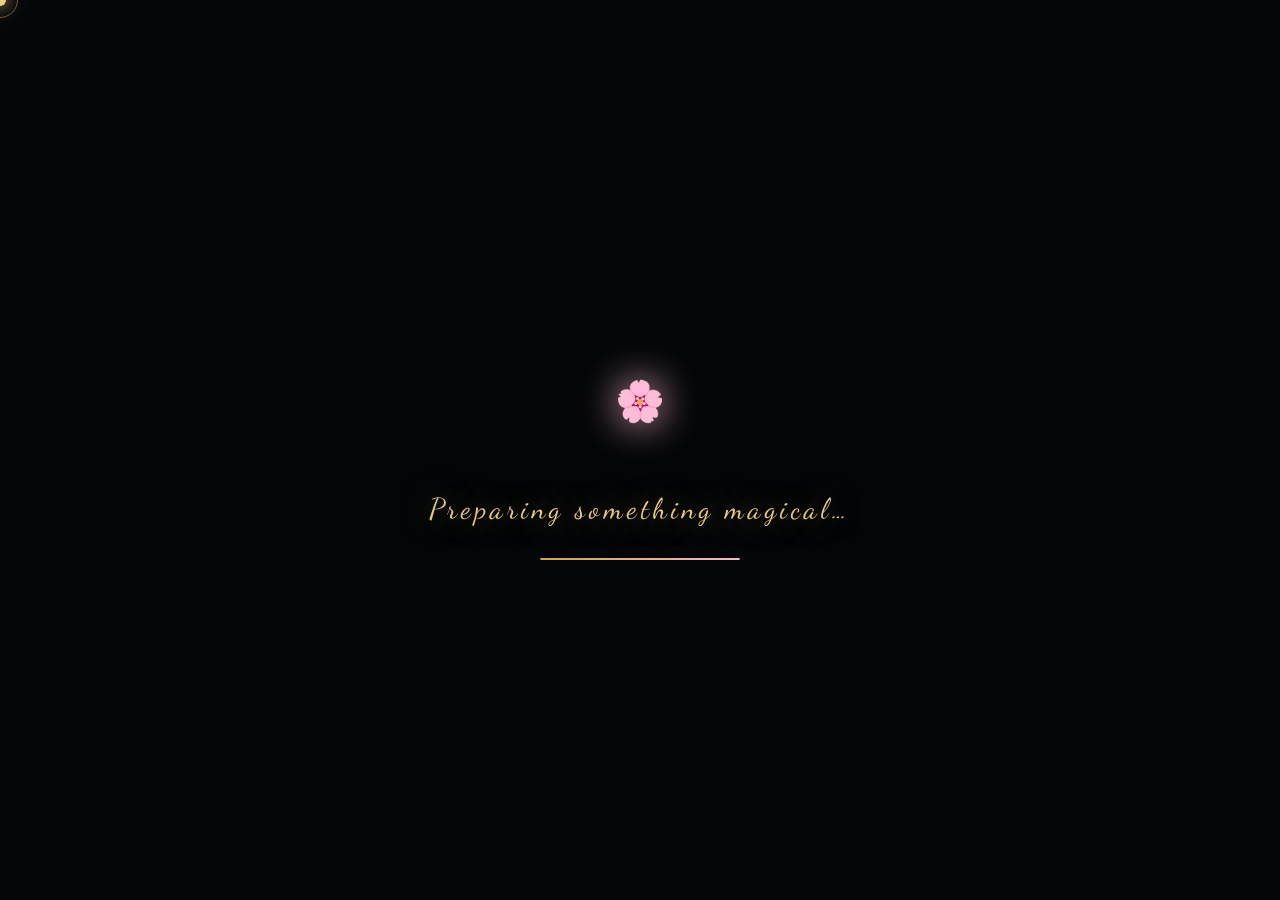
<file: index.html>
<!DOCTYPE html>
<html lang="en">
<head>
  <meta charset="UTF-8"/>
  <meta name="viewport" content="width=device-width, initial-scale=1.0"/>
  <title>Happy Birthday Bhabhi ✨</title>
  <link rel="stylesheet" href="style.css"/>
  <style>
    /* ============================================
       PAGE 1 — LANDING
       Cherry Blossom Tree + Moonlit Sky
       ============================================ */

    body { overflow: hidden; }

    /* ---- HERO SECTION ---- */
    #hero {
      position: relative;
      width: 100vw; height: 100vh;
      display: flex;
      flex-direction: column;
      align-items: center;
      justify-content: center;
      overflow: hidden;
    }

    /* Radial deep blue sky gradient */
    #hero::before {
      content: '';
      position: absolute; inset: 0;
      background:
        radial-gradient(ellipse 80% 60% at 50% 30%, #0e1e3f 0%, #070d1a 50%, #030508 100%);
      z-index: 0;
    }

    /* Moon glow */
    .moon {
      position: absolute;
      top: 8%; right: 18%;
      width: 90px; height: 90px;
      border-radius: 50%;
      background: radial-gradient(circle at 35% 35%, #fff8e7, #f5e190 40%, #c9a84c 80%);
      box-shadow:
        0 0 40px 20px rgba(201,168,76,0.25),
        0 0 100px 60px rgba(201,168,76,0.1),
        0 0 200px 100px rgba(201,168,76,0.06);
      animation: moon-pulse 6s ease-in-out infinite;
      z-index: 2;
    }
    @keyframes moon-pulse {
      0%,100% { box-shadow: 0 0 40px 20px rgba(201,168,76,0.25), 0 0 100px 60px rgba(201,168,76,0.1); }
      50% { box-shadow: 0 0 60px 30px rgba(201,168,76,0.35), 0 0 150px 80px rgba(201,168,76,0.18); }
    }

    /* Floating lanterns */
    .lantern {
      position: absolute;
      width: 18px; height: 26px;
      border-radius: 50% 50% 40% 40%;
      border: 1px solid rgba(201,168,76,0.6);
      z-index: 3;
      animation: float-up var(--dur, 12s) ease-in-out infinite var(--delay, 0s);
    }
    .lantern::before {
      content: '';
      position: absolute;
      inset: 3px;
      border-radius: inherit;
      background: radial-gradient(circle at 40% 35%, rgba(255,220,80,0.9), rgba(201,168,76,0.4));
      box-shadow: 0 0 12px rgba(255,200,60,0.8), 0 0 30px rgba(201,168,76,0.4);
    }
    .lantern::after {
      content: '';
      position: absolute;
      bottom: -6px; left: 50%;
      transform: translateX(-50%);
      width: 1px; height: 8px;
      background: rgba(201,168,76,0.5);
    }
    @keyframes float-up {
      0%   { transform: translateY(0) translateX(0); opacity: 0.9; }
      25%  { transform: translateY(-30vh) translateX(15px); opacity: 1; }
      50%  { transform: translateY(-55vh) translateX(-10px); opacity: 0.8; }
      75%  { transform: translateY(-75vh) translateX(12px); opacity: 0.5; }
      100% { transform: translateY(-95vh) translateX(-5px); opacity: 0; }
    }

    /* SVG Cherry Blossom Tree */
    #tree-container {
      position: absolute;
      bottom: 0;
      left: 50%;
      transform: translateX(-50%);
      width: 700px;
      max-width: 95vw;
      z-index: 4;
    }
    #tree-svg {
      width: 100%;
      height: auto;
      filter: drop-shadow(0 0 30px rgba(244,184,200,0.3));
    }
    /* Swaying branch animation */
    .branch-group {
      transform-origin: 350px 620px;
      animation: sway 6s ease-in-out infinite;
    }
    .branch-group.left { animation-delay: -2s; animation-name: sway-left; }
    @keyframes sway {
      0%,100% { transform: rotate(0deg); }
      50% { transform: rotate(1.5deg); }
    }
    @keyframes sway-left {
      0%,100% { transform: rotate(0deg); }
      50% { transform: rotate(-1.5deg); }
    }

    /* ---- HERO TEXT ---- */
    .hero-content {
      position: relative;
      z-index: 10;
      text-align: center;
      padding: 0 20px;
      margin-top: -80px;
    }

    .tagline {
      font-family: var(--font-body);
      font-weight: 200;
      font-size: clamp(0.7rem, 1.5vw, 0.9rem);
      letter-spacing: 6px;
      text-transform: uppercase;
      color: var(--pink-soft);
      margin-bottom: 16px;
      opacity: 0;
      animation: fade-drop 1s ease forwards 3.5s;
    }

    .main-title {
      font-family: var(--font-display);
      font-size: clamp(2.8rem, 7vw, 6.5rem);
      font-weight: 300;
      line-height: 1.05;
      margin-bottom: 8px;
      opacity: 0;
      animation: fade-drop 1.2s ease forwards 3.8s;
    }
    .main-title em {
      font-style: italic;
      display: block;
      font-size: clamp(3.2rem, 8vw, 7.5rem);
      font-weight: 600;
    }

    .subtitle {
      font-family: var(--font-script);
      font-size: clamp(1.1rem, 2.5vw, 1.6rem);
      color: rgba(248,240,232,0.7);
      font-weight: 400;
      margin: 20px 0 44px;
      line-height: 1.6;
      opacity: 0;
      animation: fade-drop 1s ease forwards 4.2s;
    }

    @keyframes fade-drop {
      from { opacity: 0; transform: translateY(20px); }
      to { opacity: 1; transform: translateY(0); }
    }

    /* Enter button */
    .enter-btn {
      display: inline-flex;
      align-items: center;
      gap: 12px;
      padding: 16px 44px;
      background: transparent;
      border: 1px solid rgba(201,168,76,0.5);
      border-radius: 50px;
      color: var(--gold-light);
      font-family: var(--font-body);
      font-size: 0.85rem;
      font-weight: 300;
      letter-spacing: 4px;
      text-transform: uppercase;
      text-decoration: none;
      cursor: none;
      position: relative;
      overflow: hidden;
      opacity: 0;
      animation: fade-drop 1s ease forwards 4.6s;
      transition: all 0.5s ease;
      box-shadow: 0 0 30px rgba(201,168,76,0.1), inset 0 0 30px rgba(201,168,76,0.03);
    }
    .enter-btn::before {
      content: '';
      position: absolute; inset: 0;
      background: linear-gradient(90deg, transparent, rgba(201,168,76,0.12), transparent);
      transform: translateX(-100%);
      transition: transform 0.6s ease;
    }
    .enter-btn:hover::before { transform: translateX(100%); }
    .enter-btn:hover {
      border-color: var(--gold-light);
      box-shadow: 0 0 50px rgba(201,168,76,0.3), 0 0 100px rgba(201,168,76,0.1);
      color: var(--gold-glow);
      transform: translateY(-3px);
    }
    .enter-btn .arrow {
      width: 20px; height: 1px;
      background: var(--gold-light);
      position: relative;
      transition: width 0.3s ease;
    }
    .enter-btn .arrow::after {
      content: '';
      position: absolute;
      right: 0; top: -3px;
      width: 7px; height: 7px;
      border-right: 1px solid var(--gold-light);
      border-top: 1px solid var(--gold-light);
      transform: rotate(45deg);
    }
    .enter-btn:hover .arrow { width: 32px; }

    /* Scroll indicator */
    .scroll-indicator {
      position: absolute;
      bottom: 32px; left: 50%;
      transform: translateX(-50%);
      z-index: 10;
      display: flex;
      flex-direction: column;
      align-items: center;
      gap: 8px;
      opacity: 0;
      animation: fade-drop 1s ease forwards 5.2s;
    }
    .scroll-indicator span {
      font-size: 0.65rem;
      letter-spacing: 3px;
      text-transform: uppercase;
      color: rgba(248,240,232,0.35);
      font-family: var(--font-body);
      font-weight: 300;
    }
    .scroll-mouse {
      width: 24px; height: 38px;
      border: 1px solid rgba(201,168,76,0.35);
      border-radius: 12px;
      display: flex;
      align-items: flex-start;
      justify-content: center;
      padding-top: 6px;
    }
    .scroll-wheel {
      width: 3px; height: 8px;
      background: var(--gold-light);
      border-radius: 2px;
      animation: scroll-wheel 1.8s ease-in-out infinite;
      box-shadow: 0 0 6px var(--gold-light);
    }
    @keyframes scroll-wheel {
      0% { transform: translateY(0); opacity: 1; }
      80% { transform: translateY(14px); opacity: 0; }
      100% { transform: translateY(0); opacity: 0; }
    }

    /* Sparkle particles */
    .sparkle {
      position: absolute;
      pointer-events: none;
      z-index: 8;
      font-size: 1rem;
      animation: sparkle-float var(--s-dur, 4s) ease-in-out infinite var(--s-delay, 0s);
      color: var(--gold-light);
      text-shadow: 0 0 10px var(--gold-glow);
    }
    @keyframes sparkle-float {
      0%,100% { transform: translate(0,0) scale(1); opacity: 0.6; }
      25% { transform: translate(10px,-15px) scale(1.2); opacity: 1; }
      50% { transform: translate(-8px,-25px) scale(0.9); opacity: 0.8; }
      75% { transform: translate(12px,-10px) scale(1.1); opacity: 0.9; }
    }

    /* ---- RESPONSIVE ---- */
    @media (max-width: 600px) {
      .moon { width: 60px; height: 60px; top: 6%; right: 10%; }
      #tree-container { width: 100vw; }
      .hero-content { margin-top: -40px; }
    }
  </style>
</head>
<body>
  <!-- Loading Screen -->
  <div id="loading-screen">
    <div class="loading-petal-ring"></div>
    <div class="loading-text">Preparing something magical…</div>
    <div class="loading-bar-wrap"><div class="loading-bar"></div></div>
  </div>

  <!-- Page overlay for transitions -->
  <div id="page-overlay"></div>

  <!-- Custom Cursor -->
  <div id="cursor"></div>
  <div id="cursor-ring"></div>

  <!-- Stars layer -->
  <div class="stars-layer"></div>

  <!-- Petals Canvas -->
  <canvas id="petals-canvas"></canvas>

  

  <!-- Navigation Dots -->
  <nav id="page-nav" aria-label="Page navigation">
    <a class="nav-dot active" href="index.html" title="Home" onclick="navigateTo('index.html');return false;"></a>
    <a class="nav-dot" href="gallery.html" title="Memories" onclick="navigateTo('gallery.html');return false;"></a>
    <a class="nav-dot" href="wishes.html" title="Wishes" onclick="navigateTo('wishes.html');return false;"></a>
    <a class="nav-dot" href="surprise.html" title="Surprise" onclick="navigateTo('surprise.html');return false;"></a>
  </nav>

  <!-- HERO -->
  <main id="hero">

    <!-- Moon -->
    <div class="moon" data-parallax="-8"></div>

    <!-- Floating Lanterns -->
    <div class="lantern" style="left:15%;bottom:-40px;--dur:14s;--delay:-3s;"></div>
    <div class="lantern" style="left:28%;bottom:-40px;--dur:11s;--delay:-7s;"></div>
    <div class="lantern" style="left:68%;bottom:-40px;--dur:13s;--delay:-1s;"></div>
    <div class="lantern" style="left:80%;bottom:-40px;--dur:16s;--delay:-9s;"></div>
    <div class="lantern" style="left:42%;bottom:-40px;--dur:10s;--delay:-5s;"></div>

    <!-- Sparkles -->
    <div class="sparkle" style="left:12%;top:20%;--s-dur:4.5s;--s-delay:0s;">✦</div>
    <div class="sparkle" style="left:85%;top:15%;--s-dur:3.5s;--s-delay:-1.5s;">✧</div>
    <div class="sparkle" style="left:5%;top:60%;--s-dur:5s;--s-delay:-3s;">✦</div>
    <div class="sparkle" style="left:90%;top:55%;--s-dur:4s;--s-delay:-2s;">✧</div>
    <div class="sparkle" style="left:50%;top:8%;--s-dur:6s;--s-delay:-0.5s;">✦</div>
    <div class="sparkle" style="left:72%;top:70%;--s-dur:3.8s;--s-delay:-4s;">✧</div>
    <div class="sparkle" style="left:22%;top:75%;--s-dur:5.2s;--s-delay:-2.5s;">✦</div>

    <!-- Cherry Blossom Tree SVG -->
    <div id="tree-container" data-parallax="5">
      <svg id="tree-svg" viewBox="0 0 700 650" xmlns="http://www.w3.org/2000/svg" aria-hidden="true">
        <!-- Trunk -->
        <g fill="none" stroke="#5c3d2e" stroke-linecap="round">
          <path stroke-width="18" d="M350 640 C348 560 345 500 350 440"/>
          <path stroke-width="14" d="M350 440 C340 390 320 350 295 310" class="branch"/>
          <path stroke-width="14" d="M350 440 C360 390 380 350 405 310" class="branch"/>
          <path stroke-width="10" d="M295 310 C270 275 250 250 225 220"/>
          <path stroke-width="10" d="M295 310 C300 265 305 240 310 200"/>
          <path stroke-width="10" d="M405 310 C430 275 450 250 475 220"/>
          <path stroke-width="10" d="M405 310 C400 265 395 240 390 200"/>
          <path stroke-width="7" d="M225 220 C200 190 180 170 155 145"/>
          <path stroke-width="7" d="M225 220 C215 185 210 160 208 130"/>
          <path stroke-width="7" d="M310 200 C290 165 275 140 260 110"/>
          <path stroke-width="7" d="M310 200 C325 165 335 140 340 108"/>
          <path stroke-width="7" d="M390 200 C375 165 365 140 360 110"/>
          <path stroke-width="7" d="M390 200 C405 165 415 140 430 110"/>
          <path stroke-width="7" d="M475 220 C500 185 515 160 540 135"/>
          <path stroke-width="7" d="M475 220 C485 182 490 158 492 128"/>
        </g>

        <!-- Blossom clusters — left side -->
        <g class="branch-group left">
          <ellipse cx="155" cy="135" rx="48" ry="38" fill="rgba(244,184,200,0.6)" filter="blur(2px)"/>
          <ellipse cx="208" cy="120" rx="42" ry="35" fill="rgba(249,205,215,0.55)" filter="blur(2px)"/>
          <ellipse cx="175" cy="108" rx="36" ry="30" fill="rgba(255,214,224,0.65)"/>
          <ellipse cx="128" cy="118" rx="30" ry="26" fill="rgba(244,184,200,0.5)" filter="blur(1px)"/>
          <!-- Individual flowers -->
          <circle cx="148" cy="128" r="7" fill="#f4b8c8" opacity="0.9"/>
          <circle cx="162" cy="115" r="6" fill="#ffd6e0" opacity="0.85"/>
          <circle cx="176" cy="132" r="8" fill="#f9cdd7" opacity="0.9"/>
          <circle cx="192" cy="118" r="7" fill="#f4b8c8" opacity="0.8"/>
          <circle cx="210" cy="128" r="6" fill="#ffd6e0" opacity="0.85"/>
          <circle cx="135" cy="112" r="6" fill="#f9cdd7" opacity="0.75"/>
        </g>

        <!-- Blossom clusters — center-left -->
        <g class="branch-group">
          <ellipse cx="265" cy="102" rx="52" ry="40" fill="rgba(244,184,200,0.65)" filter="blur(2px)"/>
          <ellipse cx="300" cy="88" rx="45" ry="36" fill="rgba(249,205,215,0.6)" filter="blur(2px)"/>
          <ellipse cx="280" cy="75" rx="38" ry="32" fill="rgba(255,214,224,0.7)"/>
          <circle cx="255" cy="98" r="9" fill="#f4b8c8" opacity="0.9"/>
          <circle cx="272" cy="82" r="8" fill="#ffd6e0" opacity="0.85"/>
          <circle cx="288" cy="100" r="10" fill="#f9cdd7" opacity="0.9"/>
          <circle cx="306" cy="84" r="8" fill="#f4b8c8" opacity="0.85"/>
          <circle cx="320" cy="98" r="7" fill="#ffd6e0" opacity="0.8"/>
          <circle cx="342" cy="88" r="9" fill="#f9cdd7" opacity="0.85"/>
        </g>

        <!-- Blossom clusters — center-right -->
        <g class="branch-group">
          <ellipse cx="360" cy="100" rx="52" ry="40" fill="rgba(244,184,200,0.65)" filter="blur(2px)"/>
          <ellipse cx="395" cy="90" rx="45" ry="36" fill="rgba(249,205,215,0.6)" filter="blur(2px)"/>
          <ellipse cx="375" cy="78" rx="38" ry="32" fill="rgba(255,214,224,0.7)"/>
          <circle cx="358" cy="96" r="9" fill="#f4b8c8" opacity="0.9"/>
          <circle cx="374" cy="80" r="8" fill="#ffd6e0" opacity="0.85"/>
          <circle cx="390" cy="98" r="10" fill="#f9cdd7" opacity="0.9"/>
          <circle cx="408" cy="84" r="8" fill="#f4b8c8" opacity="0.85"/>
          <circle cx="424" cy="100" r="7" fill="#ffd6e0" opacity="0.8"/>
        </g>

        <!-- Blossom clusters — right side -->
        <g class="branch-group">
          <ellipse cx="480" cy="118" rx="50" ry="38" fill="rgba(244,184,200,0.6)" filter="blur(2px)"/>
          <ellipse cx="492" cy="105" rx="42" ry="33" fill="rgba(249,205,215,0.55)" filter="blur(2px)"/>
          <ellipse cx="540" cy="125" rx="36" ry="30" fill="rgba(255,214,224,0.65)"/>
          <circle cx="472" cy="112" r="8" fill="#f4b8c8" opacity="0.9"/>
          <circle cx="490" cy="98" r="7" fill="#ffd6e0" opacity="0.85"/>
          <circle cx="506" cy="115" r="9" fill="#f9cdd7" opacity="0.9"/>
          <circle cx="524" cy="105" r="7" fill="#f4b8c8" opacity="0.85"/>
          <circle cx="542" cy="120" r="8" fill="#ffd6e0" opacity="0.8"/>
          <circle cx="556" cy="108" r="6" fill="#f9cdd7" opacity="0.75"/>
        </g>

        <!-- Ground mist -->
        <ellipse cx="350" cy="640" rx="200" ry="25" fill="rgba(14,30,63,0.6)" filter="blur(8px)"/>
      </svg>
    </div>

    <!-- Hero Content -->
    <div class="hero-content" data-parallax="-3">
      <p class="tagline">A Love Letter From The Heart</p>
      <h1 class="main-title">
        <span class="gold-text">Happy Birthday</span>
        <em>Siddhika</em>
      </h1>
      <p class="subtitle">
        You are the most beautiful chapter<br/>in our family's story
      </p>
      <a href="gallery.html" class="enter-btn" onclick="navigateTo('gallery.html');return false;">
        Our Beautiful B'day Girl
        <span class="arrow"></span>
      </a>
    </div>


  </main>

  <script src="script.js"></script>
</body>
</html>
</file>
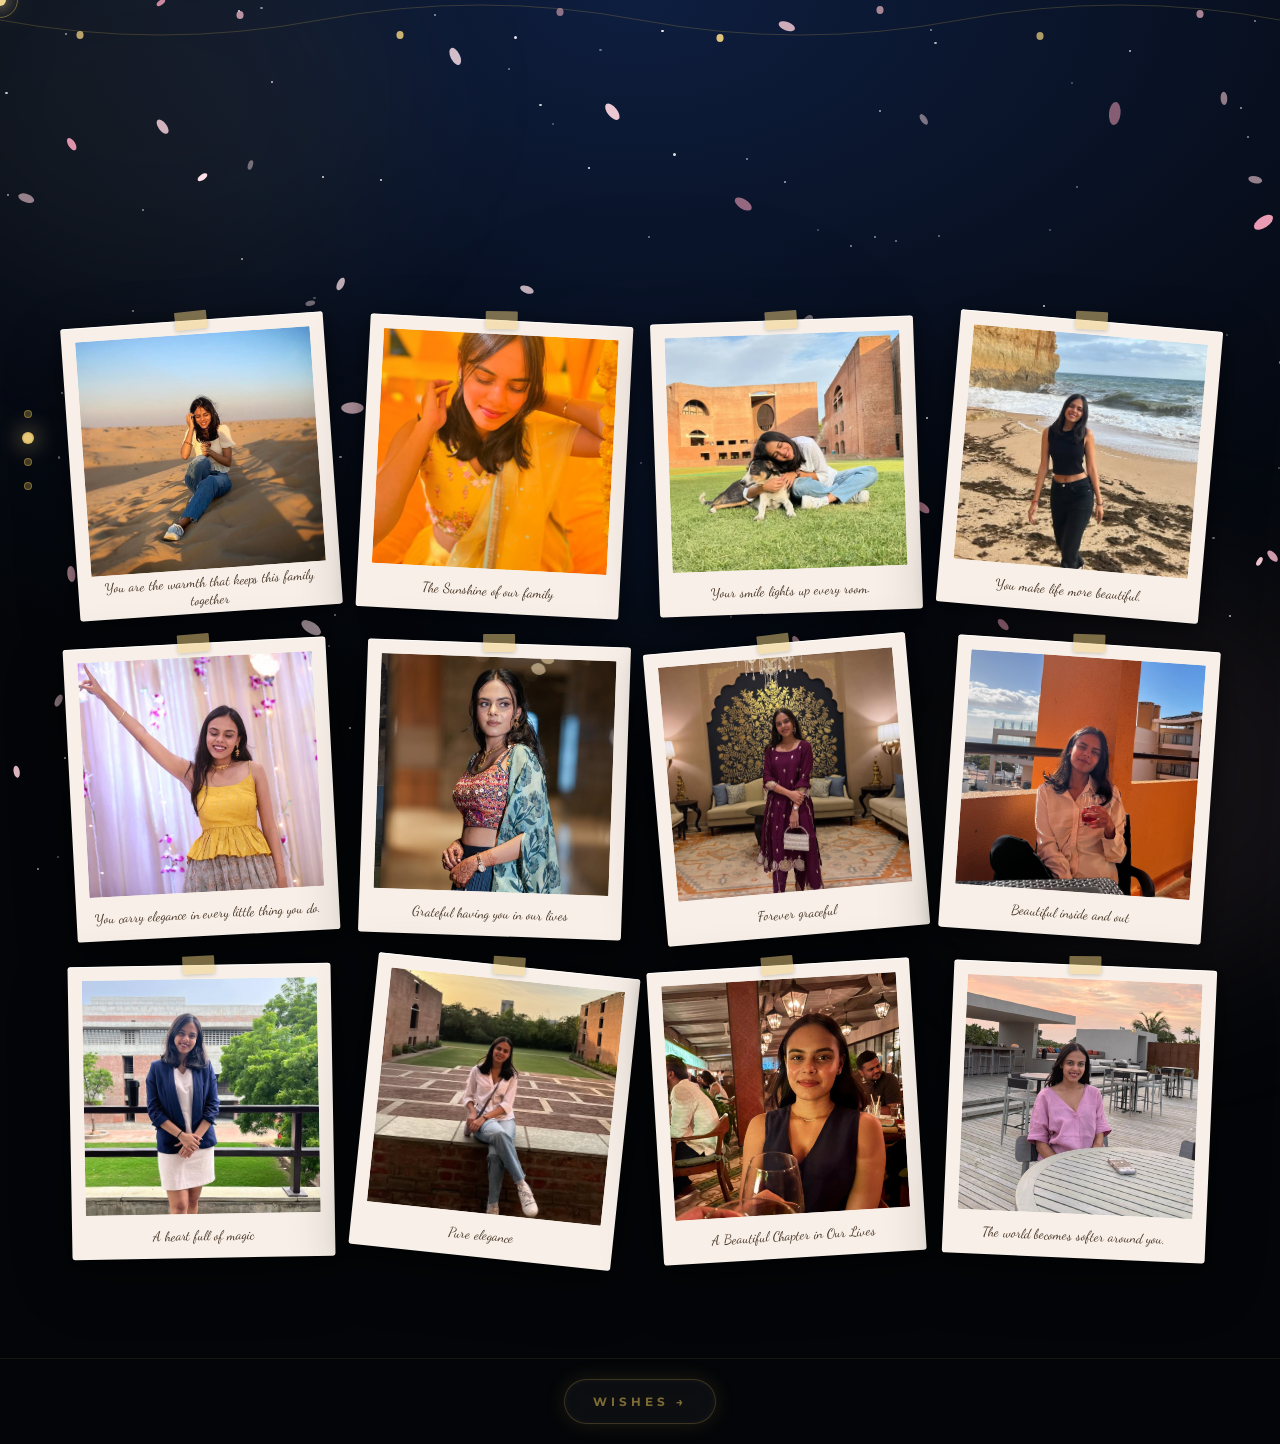
<file: gallery.html>
<!DOCTYPE html>
<html lang="en">
<head>
  <meta charset="UTF-8"/>
  <meta name="viewport" content="width=device-width, initial-scale=1.0"/>
  <title>Memories ✨ Bhabhi's Birthday</title>
  <link rel="stylesheet" href="style.css"/>
  <style>
    /* ============================================
       PAGE 2 — MEMORIES GALLERY
       Polaroid Cards + Dreamy Dark Aesthetic
       ============================================ */

    body { overflow-x: hidden; min-height: 100vh; }

    /* Fairy lights background */
    #gallery-bg {
      position: fixed; inset: 0; z-index: 0;
      background: radial-gradient(ellipse 100% 80% at 50% 0%, #0e1e3f 0%, #070d1a 60%, #030508 100%);
    }

    /* Blurred glowing blobs */
    .blob {
      position: fixed;
      border-radius: 50%;
      filter: blur(80px);
      pointer-events: none;
      z-index: 1;
    }
    .blob-1 { width:500px;height:400px;top:-100px;left:-100px;background:rgba(201,168,76,0.06); }
    .blob-2 { width:400px;height:400px;bottom:-80px;right:-80px;background:rgba(244,184,200,0.08); }
    .blob-3 { width:300px;height:300px;top:40%;left:40%;background:rgba(14,30,63,0.4); }

    /* Fairy lights string decoration */
    .fairy-lights {
      position: fixed; top: 0; left: 0; right: 0;
      height: 60px; z-index: 6; pointer-events: none;
    }
    .fairy-lights svg { width: 100%; height: 100%; }

    /* ---- PAGE HEADER ---- */
    .gallery-header {
      position: relative;
      z-index: 10;
      text-align: center;
      padding: 80px 20px 40px;
    }
    .gallery-header .eyebrow {
      font-family: var(--font-body);
      font-weight: 200;
      font-size: 0.75rem;
      letter-spacing: 6px;
      text-transform: uppercase;
      color: var(--pink-soft);
      margin-bottom: 12px;
    }
    .gallery-header h1 {
      font-family: var(--font-display);
      font-size: clamp(2.5rem, 6vw, 5rem);
      font-weight: 300;
      line-height: 1.1;
    }
    .gallery-header p {
      font-family: var(--font-script);
      font-size: clamp(1rem, 2vw, 1.3rem);
      color: rgba(248,240,232,0.6);
      margin-top: 12px;
    }

    /* ---- TIMELINE BAR ---- */
    .timeline {
      position: relative; z-index: 10;
      width: 2px;
      background: linear-gradient(to bottom, transparent, var(--gold), transparent);
      margin: 0 auto;
      animation: timeline-grow 1.5s ease forwards;
      transform-origin: top;
    }
    @keyframes timeline-grow { from { transform: scaleY(0); } to { transform: scaleY(1); } }

    /* ---- GALLERY GRID ---- */
    .gallery-grid {
      position: relative; z-index: 10;
      display: grid;
      grid-template-columns: repeat(auto-fill, minmax(220px, 1fr));
      gap: 30px;
      max-width: 1200px;
      margin: 0 auto;
      padding: 40px 30px 80px;
    }

    /* ---- POLAROID CARD ---- */
    .polaroid {
      position: relative;
      background: #f8f0e8;
      border-radius: 3px;
      padding: 14px 14px 44px;
      box-shadow:
        0 4px 20px rgba(0,0,0,0.5),
        0 20px 60px rgba(0,0,0,0.3),
        inset 0 1px 0 rgba(255,255,255,0.9);
      cursor: none;
      transition: transform 0.4s cubic-bezier(0.23,1,0.32,1), box-shadow 0.4s ease;
      animation: polaroid-float var(--float-dur, 5s) ease-in-out infinite var(--float-delay, 0s);
    }

    /* Randomized tilts via CSS custom properties */
    .polaroid:nth-child(1)  { --tilt: -4deg; }
    .polaroid:nth-child(2)  { --tilt: 3deg; }
    .polaroid:nth-child(3)  { --tilt: -2deg; }
    .polaroid:nth-child(4)  { --tilt: 5deg; }
    .polaroid:nth-child(5)  { --tilt: -3deg; }
    .polaroid:nth-child(6)  { --tilt: 2deg; }
    .polaroid:nth-child(7)  { --tilt: -5deg; }
    .polaroid:nth-child(8)  { --tilt: 4deg; }
    .polaroid:nth-child(9)  { --tilt: -1deg; }
    .polaroid:nth-child(10) { --tilt: 6deg; }
    .polaroid:nth-child(11) { --tilt: -3.5deg; }
    .polaroid:nth-child(12) { --tilt: 2.5deg; }

    .polaroid { transform: rotate(var(--tilt, 0deg)); }

    @keyframes polaroid-float {
      0%,100% { transform: rotate(var(--tilt, 0deg)) translateY(0px); }
      50% { transform: rotate(var(--tilt, 0deg)) translateY(-6px); }
    }

    .polaroid:hover {
      transform: rotate(0deg) scale(1.08) translateY(-12px) !important;
      box-shadow: 0 20px 80px rgba(0,0,0,0.6), 0 0 40px rgba(201,168,76,0.2);
      z-index: 100;
      animation: none;
    }

    /* Decorative tape corners */
    .polaroid::before, .polaroid::after {
      content: '';
      position: absolute;
      width: 32px; height: 18px;
      background: rgba(240,208,128,0.5);
      border-radius: 1px;
      box-shadow: 0 1px 4px rgba(0,0,0,0.2);
    }
    .polaroid::before { top: -9px; left: 50%; transform: translateX(-50%) rotate(-2deg); }
    .polaroid::after { bottom: 28px; right: -9px; transform: rotate(88deg); display: none; }

    /* Image placeholder */
    .polaroid-img {
      width: 100%;
      aspect-ratio: 1 / 1;
      background:
        linear-gradient(135deg, rgba(14,30,63,0.9) 0%, rgba(7,13,26,0.95) 100%);
      display: flex;
      align-items: center;
      justify-content: center;
      border-radius: 1px;
      overflow: hidden;
      position: relative;
    }
    .polaroid-img img {
      width: 100%; height: 100%;
      object-fit: cover;
      display: block;
    }
    /* Placeholder when no image */
    .polaroid-img:not(:has(img[src]:not([src=''])))::before {
      content: '🌸';
      font-size: 2.5rem;
      opacity: 0.4;
    }
    .polaroid-img::after {
      content: '';
      position: absolute; inset: 0;
      background: linear-gradient(135deg, rgba(244,184,200,0.05) 0%, transparent 60%);
      pointer-events: none;
    }

    /* Caption */
    .polaroid-caption {
      position: absolute;
      bottom: 0; left: 0; right: 0;
      height: 44px;
      display: flex;
      align-items: center;
      justify-content: center;
      padding: 0 10px;
    }
    .polaroid-caption span {
      font-family: var(--font-script);
      font-size: 0.85rem;
      color: #4a3728;
      text-align: center;
      line-height: 1.3;
    }

    /* ---- LIGHTBOX MODAL ---- */
    #lightbox {
      position: fixed; inset: 0;
      z-index: 99970;
      background: rgba(3,5,8,0.95);
      backdrop-filter: blur(20px);
      display: flex;
      align-items: center;
      justify-content: center;
      opacity: 0;
      pointer-events: none;
      transition: opacity 0.4s ease;
      padding: 20px;
    }
    #lightbox.open { opacity: 1; pointer-events: all; }

    .lightbox-inner {
      background: #f8f0e8;
      padding: 20px 20px 60px;
      border-radius: 3px;
      max-width: 540px;
      width: 100%;
      box-shadow: 0 40px 120px rgba(0,0,0,0.8), 0 0 60px rgba(201,168,76,0.2);
      transform: scale(0.8) rotate(-2deg);
      transition: transform 0.5s cubic-bezier(0.23,1,0.32,1);
      position: relative;
    }
    #lightbox.open .lightbox-inner { transform: scale(1) rotate(0deg); }

    .lightbox-img {
      width: 100%;
      aspect-ratio: 4/3;
      background: linear-gradient(135deg, rgba(14,30,63,0.9), rgba(7,13,26,0.95));
      display: flex; align-items: center; justify-content: center;
      font-size: 4rem;
      border-radius: 1px;
      overflow: hidden;
    }
    .lightbox-img img { width: 100%; height: 100%; object-fit: cover; }

    .lightbox-caption {
      position: absolute;
      bottom: 0; left: 0; right: 0; height: 60px;
      display: flex; align-items: center; justify-content: center;
    }
    .lightbox-caption span {
      font-family: var(--font-script);
      font-size: 1.1rem;
      color: #4a3728;
    }

    #lightbox-close {
      position: absolute;
      top: -20px; right: -20px;
      width: 40px; height: 40px;
      background: var(--gold);
      border: none;
      border-radius: 50%;
      color: var(--black);
      font-size: 1.1rem;
      cursor: none;
      display: flex; align-items: center; justify-content: center;
      box-shadow: 0 4px 15px rgba(0,0,0,0.4);
      transition: transform 0.2s, box-shadow 0.2s;
    }
    #lightbox-close:hover { transform: scale(1.15) rotate(90deg); }

    /* ---- NAV ROW ---- */
    .page-nav-row {
      position: relative; z-index: 10;
      display: flex;
      justify-content: center;
      gap: 24px;
      padding: 20px;
      border-top: 1px solid rgba(201,168,76,0.1);
      margin-top: 20px;
    }
    .page-nav-row a {
      font-family: var(--font-body);
      font-size: 0.75rem;
      letter-spacing: 4px;
      text-transform: uppercase;
      color: rgba(201,168,76,0.6);
      text-decoration: none;
      transition: color 0.3s;
      cursor: none;
    }
    .page-nav-row a:hover { color: var(--gold-light); }

    /* ---- RESPONSIVE ---- */
    @media (max-width: 600px) {
      .gallery-grid { grid-template-columns: repeat(2, 1fr); gap: 20px; padding: 20px; }
    }
  </style>
</head>
<body>
  <div id="page-overlay"></div>
  <div id="cursor"></div>
  <div id="cursor-ring"></div>
  <div class="stars-layer"></div>
  <canvas id="petals-canvas"></canvas>
  

  <nav id="page-nav" aria-label="Page navigation">
    <a class="nav-dot" href="index.html" onclick="navigateTo('index.html');return false;"></a>
    <a class="nav-dot active" href="gallery.html" onclick="navigateTo('gallery.html');return false;"></a>
    <a class="nav-dot" href="wishes.html" onclick="navigateTo('wishes.html');return false;"></a>
    <a class="nav-dot" href="surprise.html" onclick="navigateTo('surprise.html');return false;"></a>
  </nav>

  <!-- Background -->
  <div id="gallery-bg"></div>
  <div class="blob blob-1"></div>
  <div class="blob blob-2"></div>
  <div class="blob blob-3"></div>

  <!-- Fairy Lights -->
  <div class="fairy-lights">
    <svg viewBox="0 0 1440 60" preserveAspectRatio="none">
      <path d="M0,20 Q180,50 360,20 Q540,-10 720,20 Q900,50 1080,20 Q1260,-10 1440,20" fill="none" stroke="rgba(201,168,76,0.25)" stroke-width="1"/>
      <!-- Light bulbs along string -->
      <circle cx="90" cy="35" r="4" fill="#f0d080" opacity="0.8"><animate attributeName="opacity" values="0.5;1;0.5" dur="2.3s" repeatCount="indefinite"/></circle>
      <circle cx="270" cy="15" r="4" fill="#f4b8c8" opacity="0.8"><animate attributeName="opacity" values="0.8;0.3;0.8" dur="1.8s" repeatCount="indefinite"/></circle>
      <circle cx="450" cy="35" r="4" fill="#f0d080" opacity="0.7"><animate attributeName="opacity" values="0.4;1;0.4" dur="2.7s" repeatCount="indefinite"/></circle>
      <circle cx="630" cy="12" r="4" fill="#f4b8c8" opacity="0.8"><animate attributeName="opacity" values="0.7;0.2;0.7" dur="1.5s" repeatCount="indefinite"/></circle>
      <circle cx="810" cy="38" r="4" fill="#f0d080" opacity="0.7"><animate attributeName="opacity" values="0.5;1;0.5" dur="3s" repeatCount="indefinite"/></circle>
      <circle cx="990" cy="10" r="4" fill="#f4b8c8" opacity="0.8"><animate attributeName="opacity" values="0.9;0.3;0.9" dur="2.1s" repeatCount="indefinite"/></circle>
      <circle cx="1170" cy="36" r="4" fill="#f0d080" opacity="0.7"><animate attributeName="opacity" values="0.4;0.9;0.4" dur="2.5s" repeatCount="indefinite"/></circle>
      <circle cx="1350" cy="14" r="4" fill="#f4b8c8" opacity="0.8"><animate attributeName="opacity" values="0.6;1;0.6" dur="1.9s" repeatCount="indefinite"/></circle>
    </svg>
  </div>

  <!-- Gallery Header -->
  <header class="gallery-header fade-in-up">
    <p class="eyebrow">Chapter Two</p>
    <h1><span class="gold-text">Our Beautiful</span> Memories</h1>
    <p>Every picture holds a piece of forever</p>
  </header>

  <!-- Polaroid Grid -->
  <!-- ===========================================================
       TO ADD IMAGES: replace src="" in each <img> tag below
       with your actual image URL or file path
       =========================================================== -->
  <main class="gallery-grid">

    <div class="polaroid" style="--float-dur:5.2s;--float-delay:0s;" onclick="openLightbox(this)">
      <div class="polaroid-img"><img src="images/image1.png" alt="Memory 1"/></div>
      <div class="polaroid-caption"><span>You are the warmth that keeps this family together</span></div>
    </div>

    <div class="polaroid" style="--float-dur:4.8s;--float-delay:-1s;" onclick="openLightbox(this)">
      <div class="polaroid-img"><img src="images/image2.png" alt="Memory 2"/></div>
      <div class="polaroid-caption"><span>The Sunshine of our family</span></div>
    </div>

    <div class="polaroid" style="--float-dur:5.5s;--float-delay:-2s;" onclick="openLightbox(this)">
      <div class="polaroid-img"><img src="images/image3.png" alt="Memory 3"/></div>
      <div class="polaroid-caption"><span>Your smile lights up every room.</span></div>
    </div>

    <div class="polaroid" style="--float-dur:4.5s;--float-delay:-0.5s;" onclick="openLightbox(this)">
      <div class="polaroid-img"><img src="images/image4.png" alt="Memory 4"/></div>
      <div class="polaroid-caption"><span>You make life more beautiful.</span></div>
    </div>

    <div class="polaroid" style="--float-dur:6s;--float-delay:-3s;" onclick="openLightbox(this)">
      <div class="polaroid-img"><img src="images/image5.png" alt="Memory 5"/></div>
      <div class="polaroid-caption"><span>You carry elegance in every little thing you do.</span></div>
    </div>

    <div class="polaroid" style="--float-dur:5s;--float-delay:-1.5s;" onclick="openLightbox(this)">
      <div class="polaroid-img"><img src="images/image6.png" alt="Memory 6"/></div>
      <div class="polaroid-caption"><span>Grateful having you in our lives</span></div>
    </div>

    <div class="polaroid" style="--float-dur:4.7s;--float-delay:-2.5s;" onclick="openLightbox(this)">
      <div class="polaroid-img"><img src="images/image7.png" alt="Memory 7"/></div>
      <div class="polaroid-caption"><span>Forever graceful</span></div>
    </div>

    <div class="polaroid" style="--float-dur:5.8s;--float-delay:0s;" onclick="openLightbox(this)">
      <div class="polaroid-img"><img src="images/image8.png" alt="Memory 8"/></div>
      <div class="polaroid-caption"><span>Beautiful inside and out</span></div>
    </div>

    <div class="polaroid" style="--float-dur:5.1s;--float-delay:-1s;" onclick="openLightbox(this)">
      <div class="polaroid-img"><img src="images/image9.png" alt="Memory 9"/></div>
      <div class="polaroid-caption"><span>A heart full of magic</span></div>
    </div>

    <div class="polaroid" style="--float-dur:4.9s;--float-delay:-3.5s;" onclick="openLightbox(this)">
      <div class="polaroid-img"><img src="images/image10.png" alt="Memory 10"/></div>
      <div class="polaroid-caption"><span>Pure elegance</span></div>
    </div>

    <div class="polaroid" style="--float-dur:5.4s;--float-delay:-0.8s;" onclick="openLightbox(this)">
      <div class="polaroid-img"><img src="images/image11.png" alt="Memory 11"/></div>
      <div class="polaroid-caption"><span>A Beautiful Chapter in Our Lives</span></div>
    </div>

    <div class="polaroid" style="--float-dur:4.6s;--float-delay:-2s;" onclick="openLightbox(this)">
      <div class="polaroid-img"><img src="images/image12.png" alt="Memory 12"/></div>
      <div class="polaroid-caption"><span>The world becomes softer around you.</span></div>
    </div>

  </main>

  <!-- Lightbox Modal -->
  <div id="lightbox" role="dialog" aria-modal="true" aria-label="Photo preview">
    <div class="lightbox-inner">
      <button id="lightbox-close" onclick="closeLightbox()" aria-label="Close">✕</button>
      <div class="lightbox-img" id="lightbox-img-wrap"></div>
      <div class="lightbox-caption"><span id="lightbox-caption-text"></span></div>
    </div>
  </div>

  <!-- Page Navigation -->
  <nav class="page-nav-row">
    <a href="wishes.html" onclick="navigateTo('wishes.html');return false;">Wishes →</a>
  </nav>

  <script src="script.js"></script>
  <script>
    /* Gallery-specific JS */
    function openLightbox(polaroid) {
      const img = polaroid.querySelector('img');
      const caption = polaroid.querySelector('.polaroid-caption span');
      const lb = document.getElementById('lightbox');
      const imgWrap = document.getElementById('lightbox-img-wrap');
      const captionEl = document.getElementById('lightbox-caption-text');

      imgWrap.innerHTML = img.src
        ? `<img src="${img.src}" alt="${img.alt}"/>`
        : '🌸';
      captionEl.textContent = caption.textContent;
      lb.classList.add('open');
      document.body.style.overflow = 'hidden';
    }
    function closeLightbox() {
      document.getElementById('lightbox').classList.remove('open');
      document.body.style.overflow = '';
    }
    document.getElementById('lightbox').addEventListener('click', function(e) {
      if (e.target === this) closeLightbox();
    });
    document.addEventListener('keydown', e => { if (e.key === 'Escape') closeLightbox(); });
  </script>
</body>
</html>
</file>
<file: style.css>
/* ============================================
   BHABHI BIRTHDAY — SHARED STYLES
   Dark Midnight Blue + Gold + Cherry Blossom
   Pages: index, gallery, wishes, surprise
   ============================================ */

@import url('https://fonts.googleapis.com/css2?family=Cormorant+Garamond:ital,wght@0,300;0,400;0,600;1,300;1,400&family=Dancing+Script:wght@400;600;700&family=Montserrat:wght@200;300;400&display=swap');

/* ---- CSS VARIABLES ---- */
:root {
  --black: #030508;
  --deep-navy: #070d1a;
  --midnight: #0a1628;
  --navy: #0f1f3d;
  --gold: #c9a84c;
  --gold-light: #e8c97a;
  --gold-glow: #f0d080;
  --pink-soft: #f4b8c8;
  --pink-light: #ffd6e0;
  --pink-glow: rgba(244, 184, 200, 0.3);
  --white-soft: #f8f0e8;
  --glass: rgba(255,255,255,0.04);
  --glass-border: rgba(201,168,76,0.2);
  --font-display: 'Cormorant Garamond', serif;
  --font-script: 'Dancing Script', cursive;
  --font-body: 'Montserrat', sans-serif;
}

/* ---- RESET & BASE ---- */
*, *::before, *::after { box-sizing: border-box; margin: 0; padding: 0; }
html { scroll-behavior: smooth; font-size: 16px; }
body {
  background: var(--black);
  color: var(--white-soft);
  font-family: var(--font-body);
  overflow-x: hidden;
  cursor: none;
}

/* ---- CUSTOM CURSOR ---- */
#cursor {
  position: fixed;
  width: 12px; height: 12px;
  background: var(--gold-glow);
  border-radius: 50%;
  pointer-events: none;
  z-index: 99999;
  transform: translate(-50%,-50%);
  transition: transform 0.1s, width 0.3s, height 0.3s, opacity 0.3s;
  box-shadow: 0 0 15px var(--gold-glow), 0 0 30px rgba(240,208,128,0.5);
  mix-blend-mode: screen;
}
#cursor-ring {
  position: fixed;
  width: 36px; height: 36px;
  border: 1px solid rgba(201,168,76,0.5);
  border-radius: 50%;
  pointer-events: none;
  z-index: 99998;
  transform: translate(-50%,-50%);
  transition: transform 0.15s ease, width 0.3s, height 0.3s;
}

/* ---- LOADING SCREEN ---- */
#loading-screen {
  position: fixed;
  inset: 0;
  background: var(--black);
  z-index: 99990;
  display: flex;
  flex-direction: column;
  align-items: center;
  justify-content: center;
  gap: 32px;
  transition: opacity 1.2s ease, visibility 1.2s ease;
}
#loading-screen.hidden { opacity: 0; visibility: hidden; }

.loading-petal-ring {
  position: relative;
  width: 120px; height: 120px;
}
.loading-petal-ring::before {
  content: '🌸';
  font-size: 2.5rem;
  position: absolute;
  top: 50%; left: 50%;
  transform: translate(-50%,-50%);
  animation: spin 3s linear infinite;
  filter: drop-shadow(0 0 20px var(--pink-soft));
}
@keyframes spin { to { transform: translate(-50%,-50%) rotate(360deg); } }

.loading-text {
  font-family: var(--font-script);
  font-size: 1.8rem;
  color: var(--gold-light);
  letter-spacing: 4px;
  animation: pulse-text 1.5s ease-in-out infinite;
  text-shadow: 0 0 30px rgba(201,168,76,0.6);
}
@keyframes pulse-text {
  0%,100% { opacity: 0.5; }
  50% { opacity: 1; }
}

.loading-bar-wrap {
  width: 200px; height: 2px;
  background: rgba(255,255,255,0.1);
  border-radius: 2px;
  overflow: hidden;
}
.loading-bar {
  height: 100%;
  background: linear-gradient(90deg, var(--gold), var(--pink-soft));
  border-radius: 2px;
  animation: load-progress 2.8s ease forwards;
  box-shadow: 0 0 10px var(--gold-light);
}
@keyframes load-progress { from { width: 0; } to { width: 100%; } }

/* ---- MUSIC TOGGLE ---- */
#music-btn {
  position: fixed;
  top: 24px; right: 24px;
  z-index: 9000;
  background: var(--glass);
  border: 1px solid var(--glass-border);
  backdrop-filter: blur(12px);
  color: var(--gold-light);
  font-size: 1.2rem;
  width: 48px; height: 48px;
  border-radius: 50%;
  cursor: none;
  display: flex; align-items: center; justify-content: center;
  transition: all 0.3s ease;
  box-shadow: 0 0 20px rgba(201,168,76,0.15);
}
#music-btn:hover {
  background: rgba(201,168,76,0.1);
  box-shadow: 0 0 30px rgba(201,168,76,0.4);
  transform: scale(1.1);
}
#music-btn.playing { animation: music-pulse 2s ease-in-out infinite; }
@keyframes music-pulse {
  0%,100% { box-shadow: 0 0 20px rgba(201,168,76,0.2); }
  50% { box-shadow: 0 0 40px rgba(201,168,76,0.6), 0 0 60px rgba(244,184,200,0.3); }
}

/* ---- NAV DOTS ---- */
#page-nav {
  position: fixed;
  left: 24px; top: 50%;
  transform: translateY(-50%);
  z-index: 9000;
  display: flex; flex-direction: column; gap: 16px;
}
.nav-dot {
  width: 8px; height: 8px;
  border-radius: 50%;
  background: rgba(201,168,76,0.3);
  border: 1px solid rgba(201,168,76,0.5);
  cursor: none;
  transition: all 0.3s ease;
  text-decoration: none;
  display: block;
}
.nav-dot:hover, .nav-dot.active {
  background: var(--gold-light);
  box-shadow: 0 0 15px var(--gold-light);
  transform: scale(1.5);
}

/* ---- PETALS CANVAS ---- */
#petals-canvas {
  position: fixed;
  inset: 0;
  pointer-events: none;
  z-index: 5;
}

/* ---- GLASS CARD ---- */
.glass-card {
  background: var(--glass);
  border: 1px solid var(--glass-border);
  backdrop-filter: blur(20px);
  border-radius: 16px;
  box-shadow: 0 8px 40px rgba(0,0,0,0.4), inset 0 1px 0 rgba(255,255,255,0.06);
}

/* ---- GOLD TEXT ---- */
.gold-text {
  background: linear-gradient(135deg, var(--gold), var(--gold-light), var(--gold-glow), var(--gold));
  -webkit-background-clip: text;
  background-clip: text;
  -webkit-text-fill-color: transparent;
  background-size: 200% 200%;
  animation: shimmer 4s ease infinite;
}
@keyframes shimmer {
  0%,100% { background-position: 0% 50%; }
  50% { background-position: 100% 50%; }
}

/* ---- SECTION TRANSITIONS ---- */
.fade-in-up {
  opacity: 0;
  transform: translateY(40px);
  transition: opacity 0.9s ease, transform 0.9s ease;
}
.fade-in-up.visible { opacity: 1; transform: translateY(0); }

/* ---- SCROLLBAR ---- */
::-webkit-scrollbar { width: 4px; }
::-webkit-scrollbar-track { background: var(--black); }
::-webkit-scrollbar-thumb { background: var(--gold); border-radius: 4px; }

/* ---- PAGE TRANSITION OVERLAY ---- */
#page-overlay {
  position: fixed;
  inset: 0;
  background: var(--black);
  z-index: 99980;
  pointer-events: none;
  opacity: 0;
  transition: opacity 0.6s ease;
}
#page-overlay.active { opacity: 1; pointer-events: all; }

/* ---- STARS LAYER ---- */
.stars-layer {
  position: fixed;
  inset: 0;
  pointer-events: none;
  z-index: 1;
  overflow: hidden;
}
.star {
  position: absolute;
  width: 2px; height: 2px;
  background: white;
  border-radius: 50%;
  animation: twinkle var(--dur, 3s) ease-in-out infinite var(--delay, 0s);
}
@keyframes twinkle {
  0%,100% { opacity: 0.1; transform: scale(1); }
  50% { opacity: 1; transform: scale(1.5); }
}

/* ---- BLOB (shared background blobs) ---- */
.blob {
  position: fixed;
  border-radius: 50%;
  filter: blur(80px);
  pointer-events: none;
  z-index: 1;
}

/* ---- SHARED ARROW (enter-btn / continue-btn) ---- */
.arrow {
  width: 20px; height: 1px;
  background: currentColor;
  position: relative;
  display: inline-block;
  transition: width 0.3s ease;
  flex-shrink: 0;
}
.arrow::after {
  content: '';
  position: absolute;
  right: 0; top: -3px;
  width: 7px; height: 7px;
  border-right: 1px solid currentColor;
  border-top: 1px solid currentColor;
  transform: rotate(45deg);
}

/* ---- SECTION TITLE (shared) ---- */
.section-title {
  font-family: var(--font-display);
  font-size: clamp(1.8rem,4vw,3rem);
  font-weight: 300;
  text-align: center;
  margin-bottom: 50px;
}

/* ---- PAGE NAV BUTTON ---- */
.page-nav-row a{
  display: inline-flex;
  align-items: center;
  gap: 10px;

  font-family: var(--font-body);
  font-size: 1rem;
  font-weight: 700;

  color: var(--gold-light);
  text-decoration: none;

  padding: 14px 28px;
  border-radius: 40px;

  background: rgba(255,255,255,0.04);
  border: 1px solid rgba(201,168,76,0.25);

  backdrop-filter: blur(12px);

  box-shadow:
    0 0 20px rgba(201,168,76,0.15),
    inset 0 0 12px rgba(255,255,255,0.03);

  transition: all 0.35s ease;
}

.page-nav-row a:hover{
  transform: translateY(-3px) scale(1.03);

  background: rgba(201,168,76,0.08);

  box-shadow:
    0 0 30px rgba(201,168,76,0.35),
    0 0 60px rgba(244,184,200,0.15);

  letter-spacing: 1px;
}

/* ---- FADE-DROP KEYFRAME (shared hero animations) ---- */
@keyframes fade-drop {
  from { opacity: 0; transform: translateY(20px); }
  to { opacity: 1; transform: translateY(0); }
}

/* ---- UTILITY ---- */
.sr-only { position: absolute; width: 1px; height: 1px; overflow: hidden; clip: rect(0,0,0,0); }
</file>
